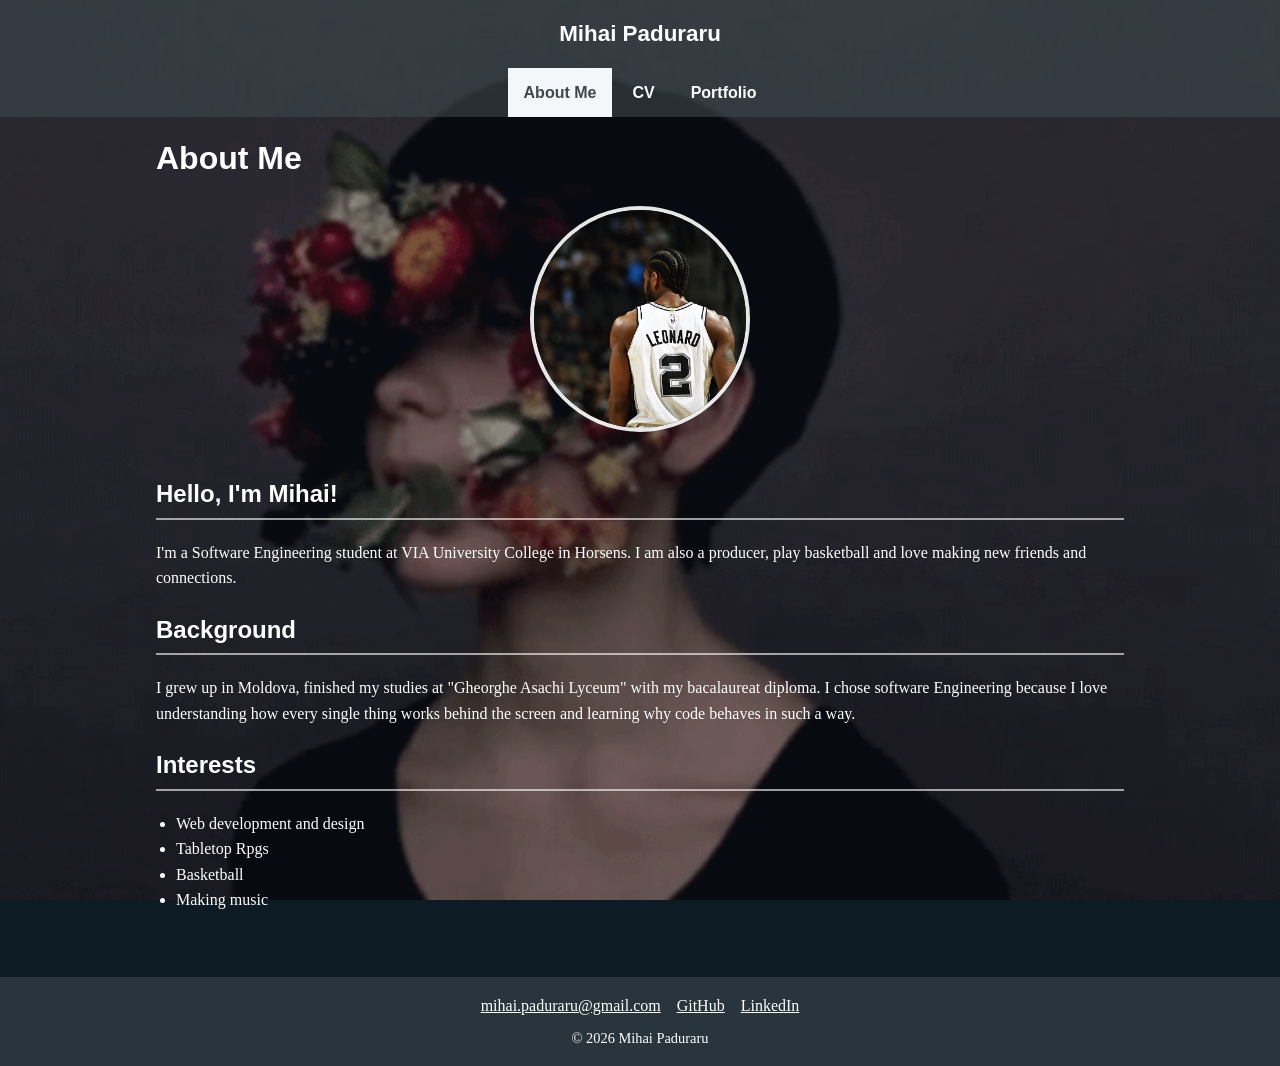
<file: index.html>
<!DOCTYPE html>
<html lang="en">
    <head>
        <meta charset="UTF-8" />
        <meta name="viewport" content="width=device-width, initial-scale=1.0" />
        <title>About Me - Mihai Paduraru</title>
        <link rel="stylesheet" href="css/style.css" />
    </head>
    <body>
        <header>
            <p>Mihai Paduraru</p>
            <nav>
                <ul>
                    <li><a href="index.html" class="active">About Me</a></li>
                    <li><a href="cv.html">CV</a></li>
                    <li><a href="portfolio.html">Portfolio</a></li>
                </ul>
            </nav>
        </header>

        <main>
            <h1>About Me</h1>
            <section class="about">
                <img class="profile-image" src="images/profile pic.jpg" alt="bruh" />
                <div>
                    <h2>Hello, I'm Mihai!</h2>
                    <p>
                        I'm a Software Engineering student at VIA University College in Horsens. I am also a producer, play basketball and love making new friends and connections.
                    </p>
                    <h2>Background</h2>
                    <p>
                        I grew up in Moldova, finished my studies at "Gheorghe Asachi Lyceum" with my bacalaureat diploma. I chose software Engineering
                        because I love understanding how every single thing works behind the screen and learning why code behaves in such a way.
                    </p>
                    <h2>Interests</h2>
                    <ul class="interests">
                        <li>Web development and design</li>
                        <li>Tabletop Rpgs</li>
                        <li>Basketball</li>
                        <li>Making music</li>
                    </ul>
                </div>
            </section>
        </main>

        <footer>
            <ul>
                <li><a href="mailto:mihai.paduraru@gmail.com">mihai.paduraru@gmail.com</a></li>
                <li><a href="https://github.com/">GitHub</a></li>
                <li><a href="https://www.linkedin.com/">LinkedIn</a></li>
            </ul>
            <p>&copy; 2026 Mihai Paduraru</p>
        </footer>
    </body>
</html>
</file>
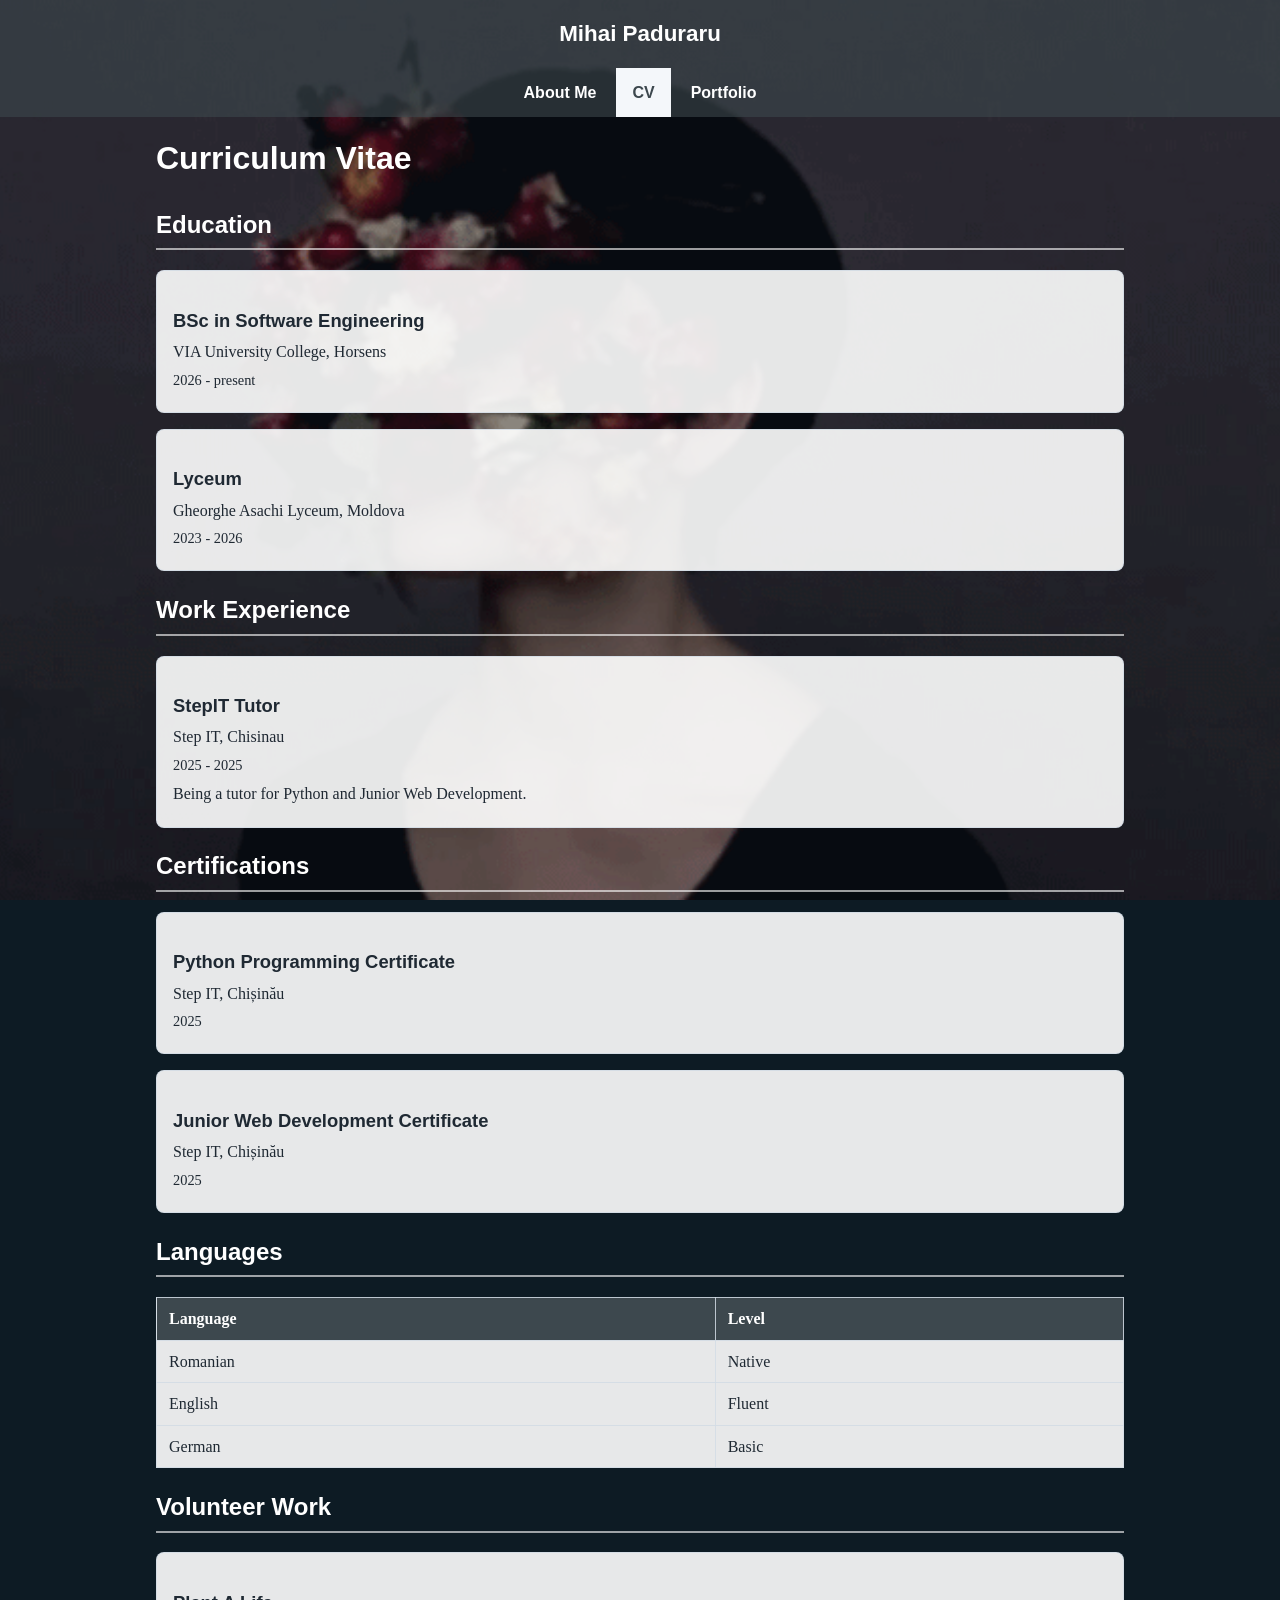
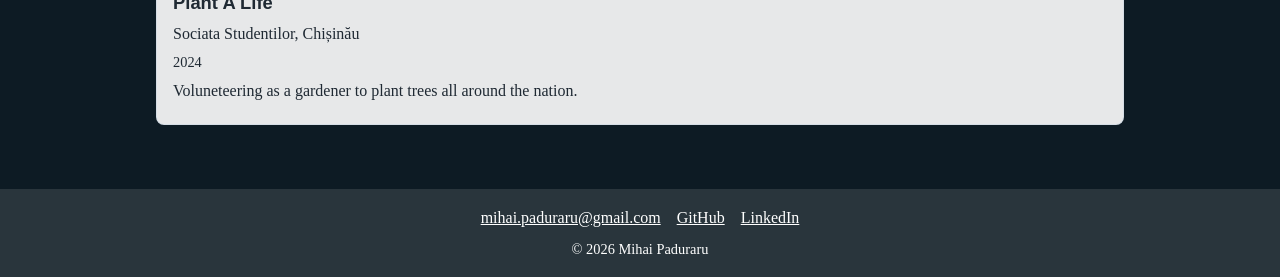
<file: cv.html>
<!DOCTYPE html>
<html lang="en">
    <head>
        <meta charset="UTF-8" />
        <meta name="viewport" content="width=device-width, initial-scale=1.0" />
        <title>CV - Mihai Paduraru</title>
        <link rel="stylesheet" href="css/style.css" />
    </head>
    <body>
        <header>
            <p>Mihai Paduraru</p>
            <nav>
                <ul>
                    <li><a href="index.html">About Me</a></li>
                    <li><a href="cv.html" class="active">CV</a></li>
                    <li><a href="portfolio.html">Portfolio</a></li>
                </ul>
            </nav>
        </header>

        <main>
            <h1>Curriculum Vitae</h1>

            <section>
                <h2>Education</h2>
                <article class="cv-entry">
                    <h3>BSc in Software Engineering</h3>
                    <p>VIA University College, Horsens</p>
                    <p class="cv-date">2026 - present</p>
                </article>
                <article class="cv-entry">
                    <h3>Lyceum</h3>
                    <p>Gheorghe Asachi Lyceum, Moldova</p>
                    <p class="cv-date">2023 - 2026</p>
                </article>
            </section>

            <section>
                <h2>Work Experience</h2>
                <article class="cv-entry">
                    <h3>StepIT Tutor</h3>
                    <p>Step IT, Chisinau</p>
                    <p class="cv-date">2025 - 2025</p>
                    <p>Being a tutor for Python and Junior Web Development.</p>
                </article>
            </section>

            <section>
                <h2>Certifications</h2>
                <article class="cv-entry">
                    <h3>Python Programming Certificate</h3>
                    <p>Step IT, Chișinău</p>
                    <p class="cv-date">2025</p>
                </article>
                <article class="cv-entry">
                    <h3>Junior Web Development Certificate</h3>
                    <p>Step IT, Chișinău</p>
                    <p class="cv-date">2025</p>
                </article>
            </section>

            <section>
                <h2>Languages</h2>
                <table>
                    <thead>
                        <tr>
                            <th scope="col">Language</th>
                            <th scope="col">Level</th>
                        </tr>
                    </thead>
                    <tbody>
                        <tr>
                            <td>Romanian</td>
                            <td>Native</td>
                        </tr>
                        <tr>
                            <td>English</td>
                            <td>Fluent</td>
                        </tr>
                        <tr>
                            <td>German</td>
                            <td>Basic</td>
                        </tr>
                    </tbody>
                </table>
            </section>

            <section>
                <h2>Volunteer Work</h2>
                <article class="cv-entry">
                    <h3>Plant A Life</h3>
                    <p>Sociata Studentilor, Chișinău</p>
                    <p class="cv-date">2024</p>
                    <p>Voluneteering as a gardener to plant trees all around the nation.</p>
                </article>
            </section>
        </main>

        <footer>
            <ul>
                <li><a href="mailto:mihai.paduraru@gmail.com">mihai.paduraru@gmail.com</a></li>
                <li><a href="https://github.com/">GitHub</a></li>
                <li><a href="https://www.linkedin.com/">LinkedIn</a></li>
            </ul>
            <p>&copy; 2026 Mihai Paduraru</p>
        </footer>
    </body>
</html>
</file>
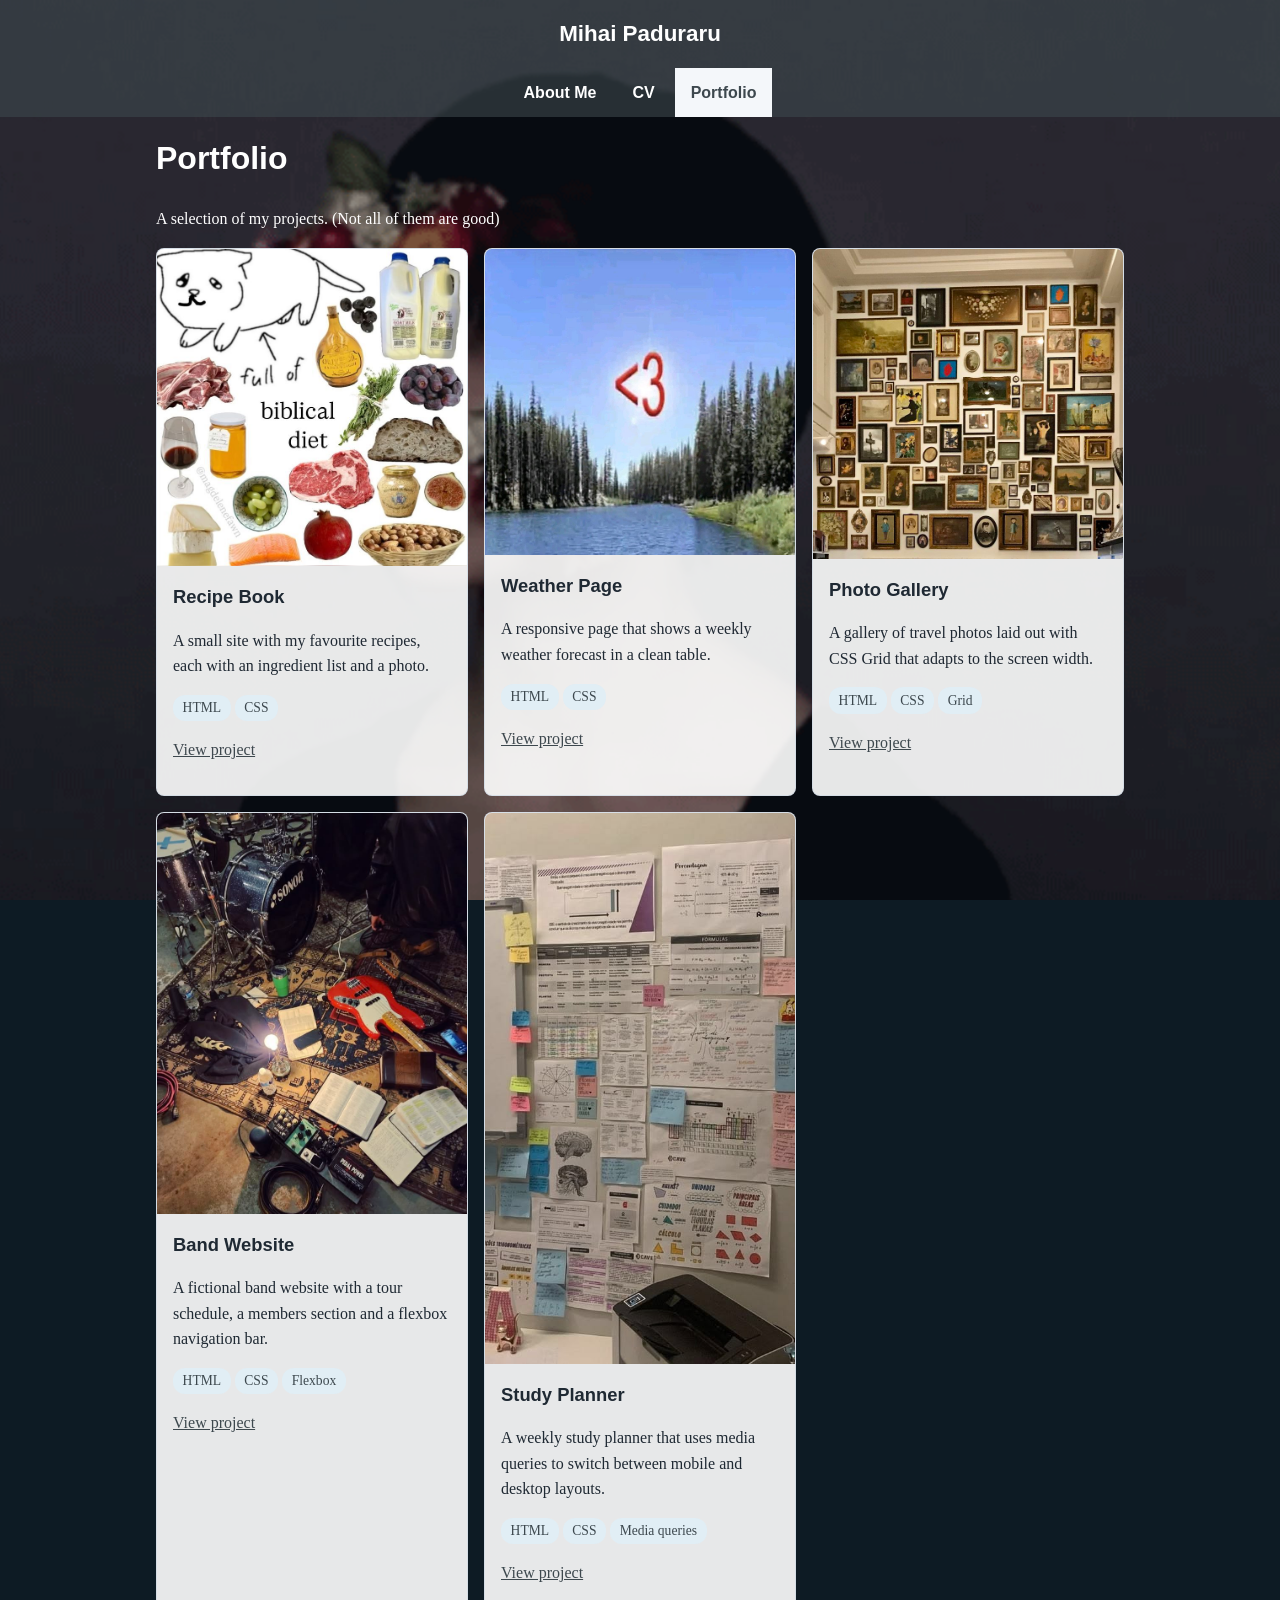
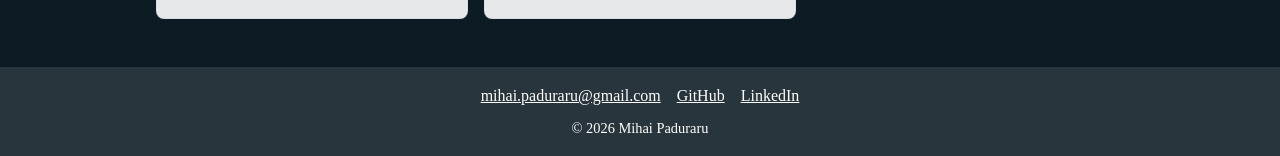
<file: portfolio.html>
<!DOCTYPE html>
<html lang="en">
    <head>
        <meta charset="UTF-8" />
        <meta name="viewport" content="width=device-width, initial-scale=1.0" />
        <title>Portfolio - Mihai Paduraru</title>
        <link rel="stylesheet" href="css/style.css" />
    </head>
    <body>
        <header>
            <p>Mihai Paduraru</p>
            <nav>
                <ul>
                    <li><a href="index.html">About Me</a></li>
                    <li><a href="cv.html">CV</a></li>
                    <li><a href="portfolio.html" class="active">Portfolio</a></li>
                </ul>
            </nav>
        </header>

        <main>
            <h1>Portfolio</h1>
            <p>A selection of my projects. (Not all of them are good)</p>
            <section class="projects">
                <article class="project-card">
                    <img src="images/project-1.jpg" alt="Bruh" />
                    <div class="project-info">
                        <h3>Recipe Book</h3>
                        <p>A small site with my favourite recipes, each with an ingredient list and a photo.</p>
                        <ul class="tags">
                            <li>HTML</li>
                            <li>CSS</li>
                        </ul>
                        <p><a href="https://github.com/">View project</a></p>
                    </div>
                </article>
                <article class="project-card">
                    <img src="images/project-2.jpg" alt="Bruh" />
                    <div class="project-info">
                        <h3>Weather Page</h3>
                        <p>A responsive page that shows a weekly weather forecast in a clean table.</p>
                        <ul class="tags">
                            <li>HTML</li>
                            <li>CSS</li>
                        </ul>
                        <p><a href="https://github.com/">View project</a></p>
                    </div>
                </article>
                <article class="project-card">
                    <img src="images/project-3.jpg" alt="Bruh" />
                    <div class="project-info">
                        <h3>Photo Gallery</h3>
                        <p>A gallery of travel photos laid out with CSS Grid that adapts to the screen width.</p>
                        <ul class="tags">
                            <li>HTML</li>
                            <li>CSS</li>
                            <li>Grid</li>
                        </ul>
                        <p><a href="https://github.com/">View project</a></p>
                    </div>
                </article>
                <article class="project-card">
                    <img src="images/project-4.jpg" alt="Bruh" />
                    <div class="project-info">
                        <h3>Band Website</h3>
                        <p>A fictional band website with a tour schedule, a members section and a flexbox navigation bar.</p>
                        <ul class="tags">
                            <li>HTML</li>
                            <li>CSS</li>
                            <li>Flexbox</li>
                        </ul>
                        <p><a href="https://github.com/">View project</a></p>
                    </div>
                </article>
                <article class="project-card">
                    <img src="images/project-5.jpg" alt="Bruh" />
                    <div class="project-info">
                        <h3>Study Planner</h3>
                        <p>A weekly study planner that uses media queries to switch between mobile and desktop layouts.</p>
                        <ul class="tags">
                            <li>HTML</li>
                            <li>CSS</li>
                            <li>Media queries</li>
                        </ul>
                        <p><a href="https://github.com/">View project</a></p>
                    </div>
                </article>
            </section>
        </main>

        <footer>
            <ul>
                <li><a href="mailto:mihai.paduraru@gmail.com">mihai.paduraru@gmail.com</a></li>
                <li><a href="https://github.com/">GitHub</a></li>
                <li><a href="https://www.linkedin.com/">LinkedIn</a></li>
            </ul>
            <p>&copy; 2026 Mihai Paduraru</p>
        </footer>
    </body>
</html>
</file>
<file: css/style.css>
:root {
    --color-background: #f4f7fa;
    --color-surface: rgba(255, 255, 255, 0.9);
    --color-text: #1f2933;
    --color-muted: #52606d;
    --color-primary: #3d484e;
    --color-primary-dark: #3d484e;
    --color-border: rgba(211, 220, 230, 0.85);
    --max-width: 1000px;
}

* {
    box-sizing: border-box;
}

html {
    scroll-behavior: smooth;
}

body {
    margin: 0;
    min-height: 100vh;
    font-family: Georgia, "Times New Roman", serif;
    font-size: 1rem;
    line-height: 1.6;
    color: #ffffff;
    background-color: #0d1b24;
    background-image: url("../images/psykotic banner.gif");
    background-size: cover;
    background-position: center;
    background-repeat: no-repeat;
    background-attachment: fixed;
    position: relative;
    overflow-x: hidden;
    opacity: 0;
    animation: fadeInBody 0.8s ease forwards;
}

body::before {
    content: "";
    position: fixed;
    inset: 0;
    background: rgba(12, 23, 29, 0.45);
    pointer-events: none;
    z-index: 0;
}

@keyframes fadeInBody {
    from {
        opacity: 0;
    }
    to {
        opacity: 1;
    }
}

@keyframes fadeInContent {
    from {
        opacity: 0;
        transform: translateY(12px);
    }
    to {
        opacity: 1;
        transform: translateY(0);
    }
}

h1,
h2,
h3,
nav {
    font-family: Arial, Helvetica, sans-serif;
}

h1 {
    font-size: 2rem;
    margin-top: 0;
}

h2 {
    font-size: 1.5rem;
    color: #ffffff;
    border-bottom: 2px solid rgba(255, 255, 255, 0.6);
    padding-bottom: 0.25rem;
}

h3 {
    font-size: 1.15rem;
    margin-bottom: 0.25rem;
}

a {
    color: var(--color-primary);
}

img {
    max-width: 100%;
    height: auto;
    display: block;
}

header,
main,
footer {
    position: relative;
    z-index: 1;
    opacity: 0;
    animation: fadeInContent 0.9s ease forwards;
}

header {
    background-color: rgba(61, 72, 78, 0.6);
    color: white;
    text-align: center;
    padding: 1rem 1rem 0 1rem;
    animation-delay: 0.1s;
}

header p {
    margin: 0 0 1rem 0;
    font-family: Arial, Helvetica, sans-serif;
    font-size: 1.4rem;
    font-weight: bold;
}

nav ul {
    margin: 0;
    padding: 0;
    list-style: none;
    display: flex;
    flex-wrap: wrap;
    justify-content: center;
    gap: 0.25rem;
}

nav a {
    display: block;
    padding: 0.75rem 1rem;
    color: white;
    text-decoration: none;
    font-weight: bold;
}

nav a:hover {
    background-color: var(--color-primary-dark);
}

nav a.active {
    background-color: var(--color-background);
    color: var(--color-primary-dark);
}

main {
    max-width: var(--max-width);
    margin: 0 auto;
    padding: 1rem;
    color: #ffffff;
    animation-delay: 0.2s;
}

.about {
    display: grid;
    gap: 1.5rem;
}

.profile-image {
    width: 220px;
    border-radius: 50%;
    border: 4px solid var(--color-surface);
    margin: 0 auto;
}

.interests {
    padding-left: 1.25rem;
}


.cv-entry {
    background-color: var(--color-surface);
    border: 1px solid var(--color-border);
    border-radius: 8px;
    padding: 1rem;
    margin-bottom: 1rem;
    color: var(--color-text);
}

.cv-entry p {
    margin: 0.25rem 0;
    color: var(--color-text);
}

.cv-date {
    color: var(--color-muted);
    font-size: 0.9rem;
}

table {
    border-collapse: collapse;
    width: 100%;
    background-color: var(--color-surface);
    color: var(--color-text);
}

th,
td {
    border: 1px solid var(--color-border);
    padding: 0.5rem 0.75rem;
    text-align: left;
}

th {
    background-color: var(--color-primary);
    color: white;
}


.projects {
    display: grid;
    gap: 1rem;
    grid-template-columns: repeat(auto-fit, minmax(250px, 1fr));
}

.project-card {
    background-color: var(--color-surface);
    border: 1px solid var(--color-border);
    border-radius: 8px;
    overflow: hidden;
    display: flex;
    flex-direction: column;
    color: var(--color-text);
}

.project-card img {
    width: 100%;
}

.project-info {
    padding: 1rem;
    color: var(--color-text);
}

.project-info h3 {
    margin-top: 0;
    color: var(--color-text);
}


.tags {
    list-style: none;
    padding: 0;
    margin: 0.5rem 0;
    display: flex;
    flex-wrap: wrap;
    gap: 0.25rem;
}

.tags li {
    background-color: #e1eef5;
    color: var(--color-primary-dark);
    padding: 0.15rem 0.6rem;
    border-radius: 12px;
    font-size: 0.85rem;
}


footer {
    background-color: rgba(61, 72, 78, 0.6);
    color: white;
    text-align: center;
    padding: 1rem;
    margin-top: 2rem;
    animation-delay: 0.3s;
}

footer ul {
    list-style: none;
    padding: 0;
    margin: 0 0 0.5rem 0;
    display: flex;
    flex-wrap: wrap;
    justify-content: center;
    gap: 1rem;
}

footer a {
    color: white;
}

footer p {
    margin: 0;
    font-size: 0.9rem;
}
</file>
